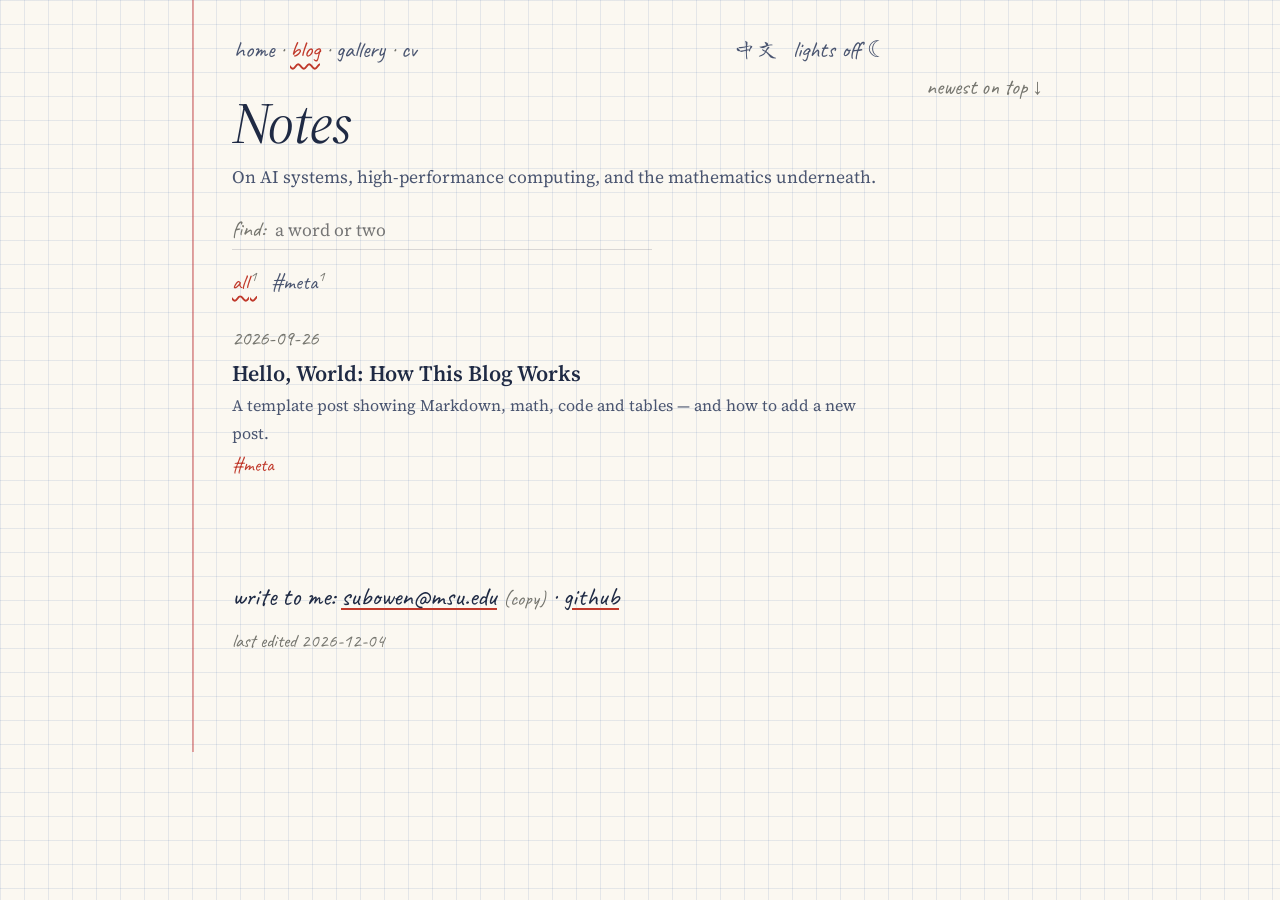
<file: blog/index.html>
<!DOCTYPE html>
<html lang="en" data-lang="en" data-root="../" data-title-en="Notes — Bowen Su" data-title-zh="笔记 — Bowen Su">
<head>
  <meta charset="utf-8">
  <meta name="viewport" content="width=device-width, initial-scale=1">
  <title>Notes — Bowen Su</title>
  <meta name="description" content="Notes on AI systems, HPC and mathematics by Bowen Su.">
  <link rel="icon" href="data:image/svg+xml,<svg xmlns='http://www.w3.org/2000/svg' viewBox='0 0 64 64'><rect width='64' height='64' fill='%23fbf8f1'/><text x='10' y='46' font-family='Georgia,serif' font-style='italic' font-size='40' fill='%23c0392b'>∑</text></svg>">
  <link rel="preconnect" href="https://fonts.googleapis.com">
  <link rel="preconnect" href="https://fonts.gstatic.com" crossorigin>
  <link href="https://fonts.googleapis.com/css2?family=Caveat:wght@500;700&family=Long+Cang&family=Source+Serif+4:ital,opsz,wght@0,8..60,400;0,8..60,600;1,8..60,400&display=swap" rel="stylesheet">
  <link rel="stylesheet" href="../style.css">
  <script>
    (function () {
      var d = document.documentElement;
      try {
        var qt = /[?&]theme=(light|dark)\b/.exec(location.search);
        var t = qt ? qt[1] : localStorage.getItem("theme");
        if (t === "light" || t === "dark") d.setAttribute("data-theme", t);
        var q = /[?&]lang=(zh|en)\b/.exec(location.search);
        var l = q ? q[1] : localStorage.getItem("lang");
        if (!l) l = (navigator.language || "").toLowerCase().indexOf("zh") === 0 ? "zh" : "en";
        if (l === "zh") { d.setAttribute("data-lang", "zh"); d.lang = "zh-CN"; }
      } catch (e) {}
    })();
  </script>
</head>
<body>
<div class="sheet">

  <div class="row">
    <div></div>
    <nav class="topbar" aria-label="Site">
      <span class="tabs"><a href="../"><span class="en">home</span><span class="zh">主页</span></a><span class="sep">·</span><a href="../blog/" aria-current="page"><span class="en">blog</span><span class="zh">博客</span></a><span class="sep">·</span><a href="../gallery/"><span class="en">gallery</span><span class="zh">相册</span></a><span class="sep">·</span><a href="../cv.pdf"><span class="en">cv</span><span class="zh">简历</span></a></span>
      <span class="ctl">
        <button type="button" data-toggle-lang><span class="en">中文</span><span class="zh">English</span></button>
        <button type="button" data-toggle-theme><span data-when="light"><span class="en">lights off ☾</span><span class="zh">关灯 ☾</span></span><span data-when="dark"><span class="en">lights on ☀</span><span class="zh">开灯 ☀</span></span></button>
      </span>
    </nav>
    <div></div>
  </div>

  <main>
    <section class="row" style="margin-top:0">
      <div class="num"></div>
      <div>
        <h1 class="page-title"><span class="en">Notes</span><span class="zh">笔记</span></h1>
        <p class="page-sub"><span class="en">On AI systems, high-performance computing, and the mathematics underneath.</span><span class="zh">关于 AI 系统、高性能计算，以及背后那些数学。</span></p>
        <label class="search"><span class="pfx"><span class="en">find:</span><span class="zh">搜索：</span></span><input id="q" type="search" autocomplete="off" aria-label="Search notes"></label>
        <div class="tag-row" id="tags"></div>
        <ul class="post-list" id="post-list"></ul>
        <p class="state-msg" id="state" hidden></p>
      </div>
      <div class="note pencil"><span class="en">newest on top ↓</span><span class="zh">新的在上面 ↓</span></div>
    </section>
  </main>

  <footer class="row">
    <div></div>
    <div>
      <p class="sign">
        <span class="en">write to me:</span><span class="zh">来信：</span>
        <a href="mailto:subowen@msu.edu">subowen@msu.edu</a><button class="copy copy-email" type="button"><span class="en">(copy)</span><span class="zh">（复制）</span></button>
        · <a href="https://github.com/recursion-ascend">github</a>
      </p>
      <p class="updated"><span class="en">last edited</span><span class="zh">最后修改</span> <span id="updated"></span></p>
    </div>
    <div></div>
  </footer>
</div>

<div class="toast" id="toast" role="status" aria-live="polite"></div>
<script src="../main.js"></script>
<script src="../assets/blog.js"></script>
</body>
</html>
</file>
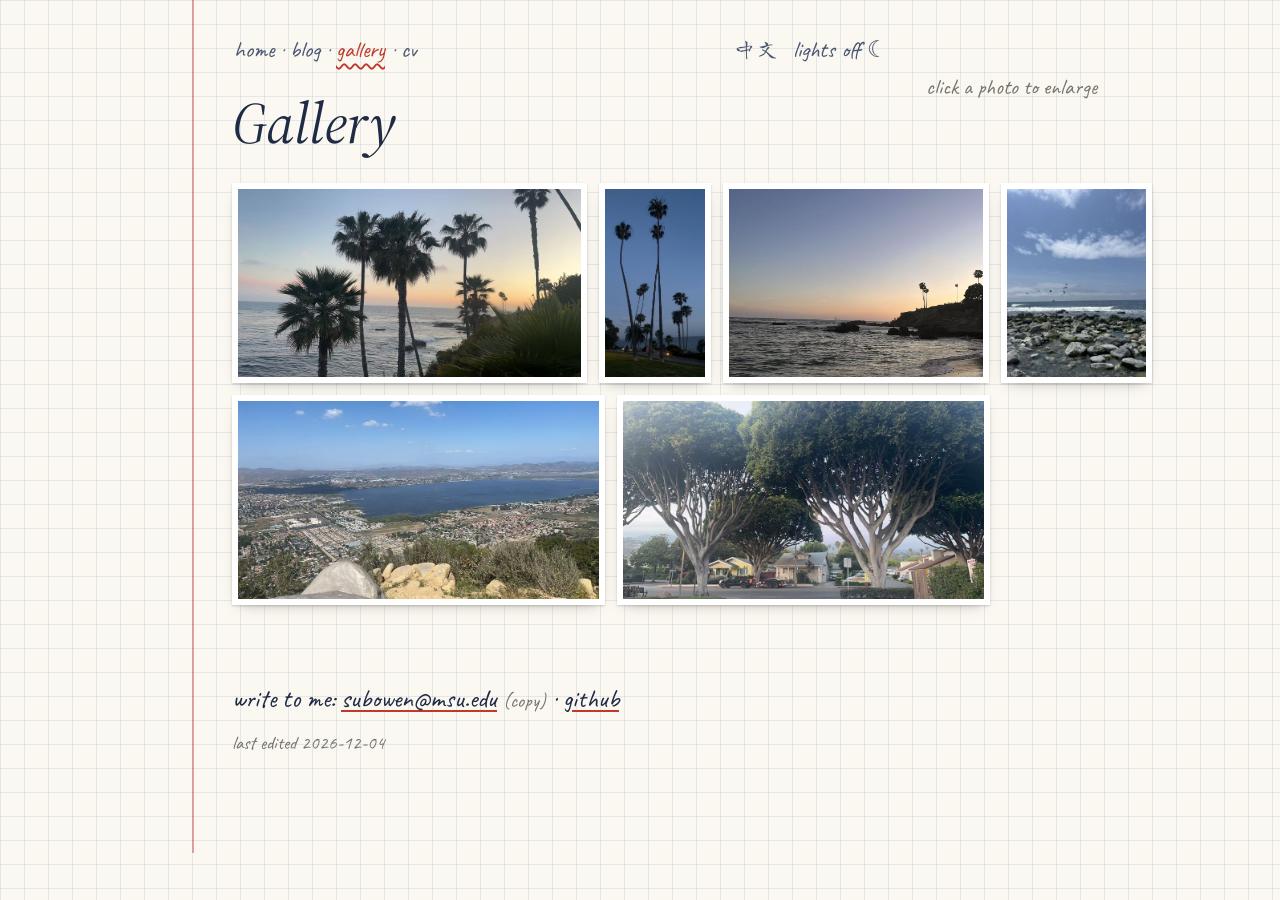
<file: gallery/index.html>
<!DOCTYPE html>
<html lang="en" data-lang="en" data-root="../" data-title-en="Gallery — Bowen Su" data-title-zh="相册 — Bowen Su">
<head>
  <meta charset="utf-8">
  <meta name="viewport" content="width=device-width, initial-scale=1">
  <title>Gallery — Bowen Su</title>
  <meta name="description" content="Photos by Bowen Su.">
  <link rel="icon" href="data:image/svg+xml,<svg xmlns='http://www.w3.org/2000/svg' viewBox='0 0 64 64'><rect width='64' height='64' fill='%23fbf8f1'/><text x='10' y='46' font-family='Georgia,serif' font-style='italic' font-size='40' fill='%23c0392b'>∑</text></svg>">
  <link rel="preconnect" href="https://fonts.googleapis.com">
  <link rel="preconnect" href="https://fonts.gstatic.com" crossorigin>
  <link href="https://fonts.googleapis.com/css2?family=Caveat:wght@500;700&family=Long+Cang&family=Source+Serif+4:ital,opsz,wght@0,8..60,400;0,8..60,600;1,8..60,400&display=swap" rel="stylesheet">
  <link rel="stylesheet" href="../style.css">
  <script>
    (function () {
      var d = document.documentElement;
      try {
        var qt = /[?&]theme=(light|dark)\b/.exec(location.search);
        var t = qt ? qt[1] : localStorage.getItem("theme");
        if (t === "light" || t === "dark") d.setAttribute("data-theme", t);
        var q = /[?&]lang=(zh|en)\b/.exec(location.search);
        var l = q ? q[1] : localStorage.getItem("lang");
        if (!l) l = (navigator.language || "").toLowerCase().indexOf("zh") === 0 ? "zh" : "en";
        if (l === "zh") { d.setAttribute("data-lang", "zh"); d.lang = "zh-CN"; }
      } catch (e) {}
    })();
  </script>
</head>
<body>
<div class="sheet">

  <div class="row">
    <div></div>
    <nav class="topbar" aria-label="Site">
      <span class="tabs"><a href="../"><span class="en">home</span><span class="zh">主页</span></a><span class="sep">·</span><a href="../blog/"><span class="en">blog</span><span class="zh">博客</span></a><span class="sep">·</span><a href="../gallery/" aria-current="page"><span class="en">gallery</span><span class="zh">相册</span></a><span class="sep">·</span><a href="../cv.pdf"><span class="en">cv</span><span class="zh">简历</span></a></span>
      <span class="ctl">
        <button type="button" data-toggle-lang><span class="en">中文</span><span class="zh">English</span></button>
        <button type="button" data-toggle-theme><span data-when="light"><span class="en">lights off ☾</span><span class="zh">关灯 ☾</span></span><span data-when="dark"><span class="en">lights on ☀</span><span class="zh">开灯 ☀</span></span></button>
      </span>
    </nav>
    <div></div>
  </div>

  <main>
    <section class="row" style="margin-top:0">
      <div class="num"></div>
      <div>
        <h1 class="page-title"><span class="en">Gallery</span><span class="zh">相册</span></h1>
        <div class="tag-row" id="albums" hidden></div>
      </div>
      <div class="note pencil"><span class="en">click a photo to enlarge</span><span class="zh">点照片可以放大</span></div>
    </section>
    <div class="row">
      <div></div>
      <div class="wide">
        <div class="justified" id="grid" aria-live="polite"></div>
        <p class="state-msg" id="state" hidden></p>
      </div>
    </div>
  </main>

  <footer class="row">
    <div></div>
    <div>
      <p class="sign">
        <span class="en">write to me:</span><span class="zh">来信：</span>
        <a href="mailto:subowen@msu.edu">subowen@msu.edu</a><button class="copy copy-email" type="button"><span class="en">(copy)</span><span class="zh">（复制）</span></button>
        · <a href="https://github.com/recursion-ascend">github</a>
      </p>
      <p class="updated"><span class="en">last edited</span><span class="zh">最后修改</span> <span id="updated"></span></p>
    </div>
    <div></div>
  </footer>
</div>

<div class="toast" id="toast" role="status" aria-live="polite"></div>
<div class="lightbox" id="lightbox" role="dialog" aria-modal="true" aria-label="Photo viewer" hidden>
  <button class="lb-btn lb-close" id="lb-close" type="button" aria-label="Close">✕</button>
  <button class="lb-btn lb-prev" id="lb-prev" type="button" aria-label="Previous photo">←</button>
  <figure class="lb-figure">
    <img id="lb-img" alt="">
    <figcaption>
      <span id="lb-cap"></span>
      <span class="lb-loc" id="lb-loc" hidden></span>
      <span class="mono" id="lb-meta"></span>
    </figcaption>
  </figure>
  <button class="lb-btn lb-next" id="lb-next" type="button" aria-label="Next photo">→</button>
  <span class="lb-count" id="lb-count"></span>
</div>
<script src="../main.js"></script>
<script src="../assets/gallery.js"></script>
</body>
</html>
</file>
<file: style.css>
/* =========================================================
   A research notebook: graph paper by day, blackboard by night.
   Serif for reading, handwriting only for the margins.
   ========================================================= */

:root {
  --paper: #fbf8f1;
  --grid: rgba(70, 110, 170, .13);
  --margin-line: rgba(200, 60, 60, .45);
  --ink: #1f2a44;          /* blue-black fountain pen */
  --ink-2: #4a5570;
  --pencil: #75756e;
  --red: #c0392b;          /* correcting pen */
  --hl: rgba(255, 214, 0, .55);
  --tape: rgba(236, 222, 170, .8);
  --polaroid: #ffffff;
  --card: rgba(255, 255, 255, .6);
  --line: rgba(31, 42, 68, .16);
  --code-bg: rgba(255, 255, 255, .72);
  --serif: "Source Serif 4", Georgia, "Songti SC", "STSong", "Noto Serif SC", serif;
  --hand: "Caveat", "Long Cang", "Kaiti SC", cursive;
  --hand-zh: "Caveat", "Long Cang", "Kaiti SC", cursive; /* Caveat for Latin/digits/§, Long Cang for CJK */
  --mono: "IBM Plex Mono", ui-monospace, SFMono-Regular, Menlo, monospace;
  color-scheme: light;
}
@media (prefers-color-scheme: dark) {
  :root:not([data-theme="light"]) {
    --paper: #1e2a24; --grid: rgba(255, 255, 255, .045); --margin-line: rgba(255, 150, 140, .25);
    --ink: #ecebe4; --ink-2: #c3c7bd; --pencil: #979d93; --red: #f4a49a;
    --hl: rgba(255, 230, 120, .28); --tape: rgba(230, 220, 190, .35); --polaroid: #e9e6dc;
    --card: rgba(255, 255, 255, .04); --line: rgba(236, 235, 228, .16); --code-bg: rgba(0, 0, 0, .22);
    color-scheme: dark;
  }
}
:root[data-theme="dark"] {
  --paper: #1e2a24; --grid: rgba(255, 255, 255, .045); --margin-line: rgba(255, 150, 140, .25);
  --ink: #ecebe4; --ink-2: #c3c7bd; --pencil: #979d93; --red: #f4a49a;
  --hl: rgba(255, 230, 120, .28); --tape: rgba(230, 220, 190, .35); --polaroid: #e9e6dc;
  --card: rgba(255, 255, 255, .04); --line: rgba(236, 235, 228, .16); --code-bg: rgba(0, 0, 0, .22);
  color-scheme: dark;
}

html[data-lang="zh"] .en { display: none !important; }
html:not([data-lang="zh"]) .zh { display: none !important; }

/* ---------- base ---------- */
* { box-sizing: border-box; }
body {
  margin: 0; color: var(--ink); font-family: var(--serif); font-size: 17.5px; line-height: 1.7;
  background-color: var(--paper);
  background-image: linear-gradient(var(--grid) 1px, transparent 1px), linear-gradient(90deg, var(--grid) 1px, transparent 1px);
  background-size: 24px 24px;
  -webkit-font-smoothing: antialiased;
}
html[data-lang="zh"] body { line-height: 1.9; }
a { color: inherit; text-decoration-color: var(--red); text-underline-offset: 3px; }
a:hover { color: var(--red); }
button { font: inherit; color: inherit; background: none; border: 0; padding: 0; cursor: pointer; }
:focus-visible { outline: 1.5px dashed var(--red); outline-offset: 3px; }
::selection { background: var(--hl); }
p { margin: 0 0 14px; }
b, strong { font-weight: 600; }
.hand { font-family: var(--hand); }
html[data-lang="zh"] .hand { font-family: var(--hand-zh); }

/* ---------- sheet: margin | text | marginalia ---------- */
.sheet { max-width: 1080px; margin: 0 auto; padding: 30px 28px 80px; position: relative; }
.sheet::before { content: ""; position: absolute; top: 0; bottom: 0; left: 92px; width: 2px; background: var(--margin-line); }
.row { display: grid; grid-template-columns: 70px minmax(0, 660px) minmax(0, 1fr); column-gap: 34px; }
.num { font-family: var(--hand); font-size: 28px; color: var(--red); text-align: right; line-height: 1.2; padding-top: 4px; }
html[data-lang="zh"] .num { font-family: var(--hand-zh); font-size: 25px; }
.note { font-family: var(--hand); font-size: 22px; line-height: 1.15; color: var(--red); padding-top: 6px; }
html[data-lang="zh"] .note { font-family: var(--hand-zh); font-size: 20px; line-height: 1.35; }
.note.pencil { color: var(--pencil); }
section { margin-top: 64px; scroll-margin-top: 20px; }

/* ---------- top bar ---------- */
.topbar { display: flex; flex-wrap: wrap; justify-content: space-between; align-items: baseline; gap: 6px 18px; font-family: var(--hand); font-size: 23px; color: var(--pencil); }
html[data-lang="zh"] .topbar { font-family: var(--hand-zh); font-size: 21px; }
.tabs a { text-decoration: none; color: var(--ink-2); padding: 0 2px; }
.tabs a:hover { color: var(--red); }
.tabs a[aria-current="page"] { color: var(--red); text-decoration: underline wavy var(--red); text-underline-offset: 6px; text-decoration-thickness: 1.5px; }
.tabs .sep { color: var(--pencil); margin: 0 4px; }
.ctl button { color: var(--ink-2); padding: 0 4px; }
.ctl button:hover { color: var(--red); }

/* ---------- headings ---------- */
h1 { font-family: var(--serif); font-weight: 400; font-style: italic; font-size: clamp(46px, 7vw, 72px); line-height: 1.05; margin: 22px 0 10px; letter-spacing: -.01em; }
.tagline { font-size: 19px; color: var(--ink-2); margin: 0 0 6px; }
h2 { font-family: var(--hand); font-weight: 700; font-size: 34px; line-height: 1.1; margin: 0 0 12px; }
html[data-lang="zh"] h2 { font-family: var(--hand-zh); font-weight: 400; font-size: 32px; }
h3.sub { font-family: var(--hand); font-size: 25px; font-weight: 500; margin: 22px 0 6px; color: var(--ink-2); }
html[data-lang="zh"] h3.sub { font-family: var(--hand-zh); font-size: 23px; font-weight: 400; }
h3.sub:first-child { margin-top: 0; }
.mark { padding: 0 1px; }

/* ---------- worked problem ---------- */
.given { font-style: italic; color: var(--ink-2); }
.step { display: grid; grid-template-columns: 30px minmax(0, 1fr); column-gap: 8px; margin: 10px 0; }
.step .k { font-family: var(--hand); font-size: 24px; color: var(--pencil); line-height: 1.3; }
.result { display: inline-block; max-width: 100%; margin: 14px 0 6px; padding: 8px 16px; }
.katex { font-size: 1.05em; }
.katex-display { overflow-x: auto; overflow-y: hidden; padding: 2px 0; }
.qed { font-family: var(--hand); font-size: 26px; color: var(--ink-2); }
.fig svg { display: block; width: 100%; height: auto; overflow: visible; }
.fig-cap { font-family: var(--hand); font-size: 21px; color: var(--pencil); text-align: center; margin-top: 2px; line-height: 1.2; }
html[data-lang="zh"] .fig-cap { font-family: var(--hand-zh); font-size: 19px; }

/* ---------- research ---------- */
.cols { display: grid; grid-template-columns: 1fr 1fr; gap: 28px; }
.todo { list-style: none; margin: 0; padding: 0; }
.todo li { position: relative; padding-left: 28px; margin: 8px 0 14px; }
.todo li::before { content: "□"; position: absolute; left: 0; top: -2px; font-family: var(--hand); font-size: 23px; color: var(--pencil); }
.todo li.done::before { content: "☑"; color: var(--red); }
.todo .it { font-weight: 600; }
.todo small { display: block; color: var(--ink-2); font-size: 15px; line-height: 1.55; margin-top: 2px; }
.todo .more { font-family: var(--hand); font-size: 19px; color: var(--red); text-decoration: none; }
html[data-lang="zh"] .todo .more { font-family: var(--hand-zh); font-size: 17px; }
.todo .more:hover { text-decoration: underline; }

/* ---------- papers ---------- */
.filters { display: flex; flex-wrap: wrap; gap: 2px 14px; margin: 0 0 16px; font-family: var(--hand); font-size: 22px; }
html[data-lang="zh"] .filters { font-family: var(--hand-zh); font-size: 20px; }
.filters button { color: var(--ink-2); }
.filters button sup { font-size: .62em; color: var(--pencil); margin-left: 1px; }
.filters button:hover { color: var(--red); }
.filters button.active { color: var(--red); text-decoration: underline wavy var(--red); text-underline-offset: 6px; text-decoration-thickness: 1.5px; }
.refs { list-style: none; margin: 0; padding: 0; }
.refs li { display: grid; grid-template-columns: 40px minmax(0, 1fr); margin: 0 0 12px; font-size: 16px; line-height: 1.55; }
.refs .n { color: var(--pencil); font-family: var(--hand); font-size: 20px; line-height: 1.3; }
.refs .t { font-style: italic; }
.refs a { word-break: break-word; }
.stamp { display: inline-block; font-family: var(--hand); font-size: 18px; color: var(--red); border: 1.5px solid var(--red); border-radius: 3px; padding: 0 6px; line-height: 1.25; transform: rotate(-4deg); margin-left: 6px; white-space: nowrap; }
.pencil-tag { font-family: var(--hand); font-size: 19px; color: var(--pencil); margin-left: 6px; white-space: nowrap; }
.refs-group { font-family: var(--hand); font-size: 22px; color: var(--pencil); margin: 18px 0 8px; }
html[data-lang="zh"] .refs-group { font-family: var(--hand-zh); font-size: 20px; }
.refs li[hidden], .refs-group[hidden] { display: none; }
.refs li.flash { animation: flash 1.6s ease; }
@keyframes flash { 0%, 40% { background: var(--hl); } 100% { background: transparent; } }
.empty { font-family: var(--hand); font-size: 22px; color: var(--pencil); }

/* ---------- timeline + lists ---------- */
.plain { list-style: none; margin: 0; padding: 0; }
.plain li { display: grid; grid-template-columns: 150px minmax(0, 1fr); column-gap: 14px; margin: 5px 0; }
.plain .when { font-family: var(--hand); font-size: 21px; color: var(--pencil); line-height: 1.45; }
.plain .what b { font-weight: 600; }
.plain .what span.role { color: var(--ink-2); }
.set { font-style: italic; margin: 4px 0; }
.set .k { font-style: normal; font-family: var(--hand); font-size: 22px; color: var(--pencil); display: inline-block; min-width: 118px; }
html[data-lang="zh"] .set .k { font-family: var(--hand-zh); font-size: 20px; }

/* ---------- notes & photos ---------- */
.notes { list-style: none; margin: 0 0 8px; padding: 0; }
.notes li { margin: 6px 0; }
.notes a { text-decoration: none; }
.notes a:hover .ti { text-decoration: underline; text-decoration-color: var(--red); }
.notes .d { font-family: var(--hand); font-size: 20px; color: var(--pencil); margin-right: 10px; }
.more-link { font-family: var(--hand); font-size: 21px; color: var(--red); text-decoration: none; }
html[data-lang="zh"] .more-link { font-family: var(--hand-zh); font-size: 19px; }
.more-link:hover { text-decoration: underline; }
.polaroids { display: flex; flex-wrap: wrap; gap: 22px; padding: 16px 4px 10px; }
.pola { position: relative; margin: 0; background: var(--polaroid); padding: 9px 9px 36px; width: 180px; box-shadow: 0 1px 2px rgba(0,0,0,.18), 0 8px 18px -10px rgba(0,0,0,.35); text-decoration: none; display: block; }
.pola:nth-child(3n+1) { transform: rotate(-3deg); }
.pola:nth-child(3n+2) { transform: rotate(2deg); margin-top: 12px; }
.pola:nth-child(3n) { transform: rotate(-1.5deg); }
.pola img { display: block; width: 100%; aspect-ratio: 4 / 3; object-fit: cover; }
.pola .cap { position: absolute; left: 6px; right: 6px; bottom: 5px; text-align: center; font-family: var(--hand); font-size: 20px; color: #2b2b2b; white-space: nowrap; overflow: hidden; text-overflow: ellipsis; }
.pola::before { content: ""; position: absolute; top: -12px; left: 50%; width: 80px; height: 22px; margin-left: -40px; background: var(--tape); transform: rotate(-2deg); }
.visitors-map { margin-top: 8px; width: min(100%, 280px); }
.wide { grid-column: 2 / 4; }

/* ---------- footer ---------- */
footer.row { margin-top: 72px; }
.sign { font-family: var(--hand); font-size: 26px; margin: 0 0 6px; }
html[data-lang="zh"] .sign { font-family: var(--hand-zh); font-size: 24px; }
.copy { font-family: var(--hand); font-size: 20px; color: var(--pencil); margin-left: 6px; }
.copy:hover { color: var(--red); }
.updated { font-family: var(--hand); font-size: 19px; color: var(--pencil); }

.toast {
  position: fixed; left: 50%; bottom: 24px; z-index: 70; transform: translate(-50%, 10px) rotate(-1deg);
  background: #fff6a8; color: #2b2b2b; font-family: var(--hand); font-size: 22px; padding: 6px 16px;
  box-shadow: 0 6px 16px -8px rgba(0,0,0,.4); opacity: 0; transition: opacity .2s, transform .2s; pointer-events: none;
}
html[data-lang="zh"] .toast { font-family: var(--hand-zh); font-size: 20px; }
.toast.show { opacity: 1; transform: translate(-50%, 0) rotate(-1deg); }

/* =========================================================
   Sub-pages
   ========================================================= */
.page-title { font-family: var(--serif); font-style: italic; font-weight: 400; font-size: clamp(40px, 6vw, 58px); line-height: 1.1; margin: 22px 0 8px; }
.page-sub { color: var(--ink-2); margin: 0 0 18px; }
.state-msg { font-family: var(--hand); font-size: 22px; color: var(--pencil); }
html[data-lang="zh"] .state-msg { font-family: var(--hand-zh); font-size: 20px; }
.state-msg code { font-family: var(--mono); font-size: 14px; color: var(--ink); }

.search { display: flex; align-items: baseline; gap: 10px; max-width: 420px; border-bottom: 1.5px solid var(--line); margin: 8px 0 14px; }
.search .pfx { font-family: var(--hand); font-size: 22px; color: var(--pencil); }
html[data-lang="zh"] .search .pfx { font-family: var(--hand-zh); font-size: 20px; }
.search input { flex: 1; min-width: 0; border: 0; outline: 0; background: transparent; color: var(--ink); font: inherit; padding: 4px 0; }
.tag-row { display: flex; flex-wrap: wrap; gap: 2px 14px; margin: 0 0 20px; font-family: var(--hand); font-size: 21px; }
html[data-lang="zh"] .tag-row { font-family: var(--hand-zh); font-size: 19px; }
.chip { color: var(--ink-2); }
.chip i { font-style: normal; font-size: .7em; color: var(--pencil); vertical-align: super; margin-left: 1px; }
.chip:hover { color: var(--red); }
.chip.active { color: var(--red); text-decoration: underline wavy var(--red); text-underline-offset: 6px; text-decoration-thickness: 1.5px; }

/* blog list */
.post-list { list-style: none; margin: 0; padding: 0; }
.post-item { margin: 0 0 22px; }
.post-item a { display: block; text-decoration: none; }
.post-item time { font-family: var(--hand); font-size: 21px; color: var(--pencil); }
.post-item .ti { display: block; font-size: 22px; font-weight: 600; line-height: 1.35; margin: 2px 0 4px; }
.post-item a:hover .ti { text-decoration: underline; text-decoration-color: var(--red); }
.post-item .su { display: block; color: var(--ink-2); font-size: 16px; }
.post-item .tg { display: block; font-family: var(--hand); font-size: 19px; color: var(--red); margin-top: 2px; }

/* article */
.back-link { font-family: var(--hand); font-size: 22px; color: var(--pencil); text-decoration: none; }
html[data-lang="zh"] .back-link { font-family: var(--hand-zh); font-size: 20px; }
.back-link:hover { color: var(--red); }
.article-title { font-family: var(--serif); font-weight: 600; font-size: clamp(30px, 4.4vw, 42px); line-height: 1.2; margin: 14px 0 6px; }
.article-meta { display: flex; flex-wrap: wrap; gap: 0 14px; font-family: var(--hand); font-size: 21px; color: var(--pencil); }
.toc-side { position: sticky; top: 20px; }
.toc-side h4 { margin: 0 0 6px; font-family: var(--hand); font-size: 23px; font-weight: 500; color: var(--red); }
html[data-lang="zh"] .toc-side h4 { font-family: var(--hand-zh); font-size: 21px; font-weight: 400; }
.toc-side ol { list-style: none; margin: 0; padding: 0; }
.toc-side a { display: block; font-size: 15px; line-height: 1.45; color: var(--ink-2); text-decoration: none; padding: 3px 0; }
.toc-side a:hover { color: var(--red); }
.toc-side a.active { color: var(--red); }
.toc-side a.active::before { content: "→ "; }
.toc-side .lvl-3 a { padding-left: 14px; font-size: 14px; }
.pager { display: grid; grid-template-columns: 1fr 1fr; gap: 20px; margin-top: 44px; padding-top: 14px; border-top: 1.5px dashed var(--line); }
.pager a { text-decoration: none; }
.pager small { display: block; font-family: var(--hand); font-size: 20px; color: var(--pencil); }
.pager span { font-weight: 600; }
.pager a:hover span { color: var(--red); }
.pager .next { text-align: right; grid-column: 2; }

/* prose */
.prose { margin-top: 26px; }
.prose > :first-child { margin-top: 0; }
.prose h2 { font-size: 32px; margin: 42px 0 10px; scroll-margin-top: 20px; }
.prose h3 { font-family: var(--hand); font-size: 26px; font-weight: 700; margin: 30px 0 8px; scroll-margin-top: 20px; }
html[data-lang="zh"] .prose h3 { font-family: var(--hand-zh); font-weight: 400; font-size: 24px; }
.prose h4 { font-size: 18px; margin: 24px 0 6px; }
.prose a { color: var(--red); }
.prose ul, .prose ol { padding-left: 1.4em; margin: 0 0 14px; }
.prose li { margin: 4px 0; }
.prose li::marker { color: var(--red); }
.prose blockquote { margin: 18px 0; padding: 4px 0 4px 16px; border-left: 2px solid var(--red); color: var(--ink-2); font-style: italic; }
.prose blockquote p:last-child { margin: 0; }
.prose hr { border: 0; border-top: 1.5px dashed var(--line); margin: 30px 0; }
.prose img { max-width: 100%; }
.prose :not(pre) > code { font-family: var(--mono); font-size: .84em; padding: .1em .35em; background: var(--code-bg); border: 1px solid var(--line); border-radius: 3px; }
.prose .table-wrap { overflow-x: auto; margin: 18px 0; }
.prose table { border-collapse: collapse; font-size: 16px; }
.prose th, .prose td { text-align: left; padding: 6px 18px 6px 0; border-bottom: 1px solid var(--line); vertical-align: top; }
.prose th { font-family: var(--hand); font-size: 20px; font-weight: 500; color: var(--pencil); }
.code-block { position: relative; margin: 18px 0; }
.code-block pre {
  margin: 0; padding: 30px 18px 16px; overflow-x: auto; background: var(--code-bg); border: 1px solid var(--line); border-radius: 4px;
  font-family: var(--mono); font-size: 13.5px; line-height: 1.65; tab-size: 4; font-variant-ligatures: none;
}
.code-block pre code { font-family: inherit; }
.code-block .code-lang { position: absolute; top: 5px; left: 14px; font-family: var(--hand); font-size: 18px; color: var(--pencil); }
.copy-code { position: absolute; top: 5px; right: 12px; font-family: var(--hand); font-size: 18px; color: var(--pencil); }
.copy-code:hover { color: var(--red); }
.hljs-keyword, .hljs-selector-tag, .hljs-literal { color: #7b3fa0; }
.hljs-string, .hljs-regexp, .hljs-addition { color: #2f7a3b; }
.hljs-number, .hljs-symbol { color: var(--red); }
.hljs-title, .hljs-title.function_, .hljs-title.class_, .hljs-section, .hljs-built_in, .hljs-type { color: #1f5fa8; }
.hljs-comment, .hljs-quote, .hljs-meta { color: var(--pencil); font-style: italic; }
:root[data-theme="dark"] .hljs-keyword { color: #d5b3f0; }
:root[data-theme="dark"] .hljs-string { color: #a9dca0; }
:root[data-theme="dark"] .hljs-title, :root[data-theme="dark"] .hljs-built_in, :root[data-theme="dark"] .hljs-type { color: #9cc7f0; }
@media (prefers-color-scheme: dark) {
  :root:not([data-theme="light"]) .hljs-keyword { color: #d5b3f0; }
  :root:not([data-theme="light"]) .hljs-string { color: #a9dca0; }
  :root:not([data-theme="light"]) .hljs-title, :root:not([data-theme="light"]) .hljs-built_in, :root:not([data-theme="light"]) .hljs-type { color: #9cc7f0; }
}

/* gallery */
.justified { display: flex; flex-wrap: wrap; gap: 12px; }
.tile { position: relative; display: block; overflow: hidden; flex: none; cursor: zoom-in; background: var(--polaroid); padding: 6px; box-shadow: 0 1px 2px rgba(0,0,0,.16), 0 6px 14px -8px rgba(0,0,0,.35); text-decoration: none; }
.tile img { width: 100%; height: 100%; object-fit: cover; display: block; opacity: 0; transition: opacity .4s; }
.tile img.loaded { opacity: 1; }
.tile:hover { transform: rotate(-.6deg); }
.tile-cap { position: absolute; left: 6px; right: 6px; bottom: 6px; padding: 18px 10px 6px; display: flex; flex-direction: column; background: linear-gradient(180deg, transparent, rgba(0,0,0,.55)); color: #fff; font-size: 14px; line-height: 1.4; opacity: 0; transition: opacity .2s; }
.tile-cap .cap-main { display: flex; justify-content: space-between; gap: 8px; }
.tile-cap small { opacity: .85; white-space: nowrap; }
.cap-loc, .lb-loc { display: inline-flex; align-items: center; gap: 5px; min-width: 0; }
.cap-loc span { overflow: hidden; text-overflow: ellipsis; white-space: nowrap; }
.cap-loc svg, .lb-loc svg { width: 13px; height: 13px; flex-shrink: 0; fill: none; stroke: currentColor; stroke-width: 2; }
.tile:hover .tile-cap, .tile:focus-visible .tile-cap, .tile.has-loc .tile-cap { opacity: 1; }
.tile.has-loc .cap-main { display: none; }
.tile.has-loc:hover .cap-main { display: flex; }
@media (hover: none) { .tile:not(.has-loc) .tile-cap { display: none; } }

.lightbox { position: fixed; inset: 0; z-index: 80; display: grid; grid-template-columns: 80px minmax(0, 1fr) 80px; align-items: center; background: rgba(12, 16, 14, .95); color: #ecebe4; touch-action: pan-y; }
.lightbox[hidden] { display: none; }
.lb-figure { margin: 0; display: flex; flex-direction: column; align-items: center; gap: 10px; min-width: 0; pointer-events: none; }
.lb-figure img { max-width: 100%; max-height: calc(100vh - 150px); max-height: calc(100svh - 150px); background: #fff; padding: 8px; opacity: 0; transition: opacity .25s; pointer-events: auto; }
.lb-figure img.loaded { opacity: 1; }
.lb-figure figcaption { display: flex; flex-direction: column; align-items: center; gap: 2px; text-align: center; font-family: var(--hand); font-size: 22px; padding: 0 12px; }
.lb-figure figcaption .mono { font-family: var(--serif); font-size: 13px; color: #b3b8ad; }
.lb-loc[hidden] { display: none; }
.lb-btn { justify-self: center; font-family: var(--hand); font-size: 24px; color: #b3b8ad; padding: 6px 10px; }
.lb-btn:hover { color: #f4a49a; }
.lb-close { position: absolute; top: 12px; right: 16px; }
.lb-count { position: absolute; top: 18px; left: 20px; font-family: var(--hand); font-size: 20px; color: #b3b8ad; }

/* =========================================================
   Small screens: marginalia fall inline
   ========================================================= */
@media (max-width: 900px) {
  body { font-size: 16.5px; }
  .sheet { padding: 20px 18px 64px; }
  .sheet::before { left: 10px; }
  .row { grid-template-columns: minmax(0, 1fr); }
  .wide { grid-column: auto; }
  .num { text-align: left; font-size: 24px; padding-top: 0; }
  .note { padding: 0 0 8px 14px; border-left: 2px solid var(--margin-line); margin: 4px 0 10px; }
  .cols { grid-template-columns: minmax(0, 1fr); gap: 8px; }
  .fig svg { max-width: 300px; margin: 0 auto; }
  .result { padding: 6px 8px; }
  .plain li { grid-template-columns: minmax(0, 1fr); margin: 8px 0; }
  .set .k { display: block; min-width: 0; }
  .toc-side { display: none; }
  .pager { grid-template-columns: minmax(0, 1fr); }
  .pager .next { grid-column: 1; text-align: left; }
  .polaroids { gap: 16px; }
  .pola { width: calc(50% - 10px); }
  .justified { gap: 8px; }
  .tile { padding: 4px; }
  .lightbox { grid-template-columns: minmax(0, 1fr); padding: 0 8px; }
  .lb-prev, .lb-next { display: none; }
}
@media (prefers-reduced-motion: reduce) {
  .refs li.flash { animation: none; }
  .tile:hover { transform: none; }
}
</file>
